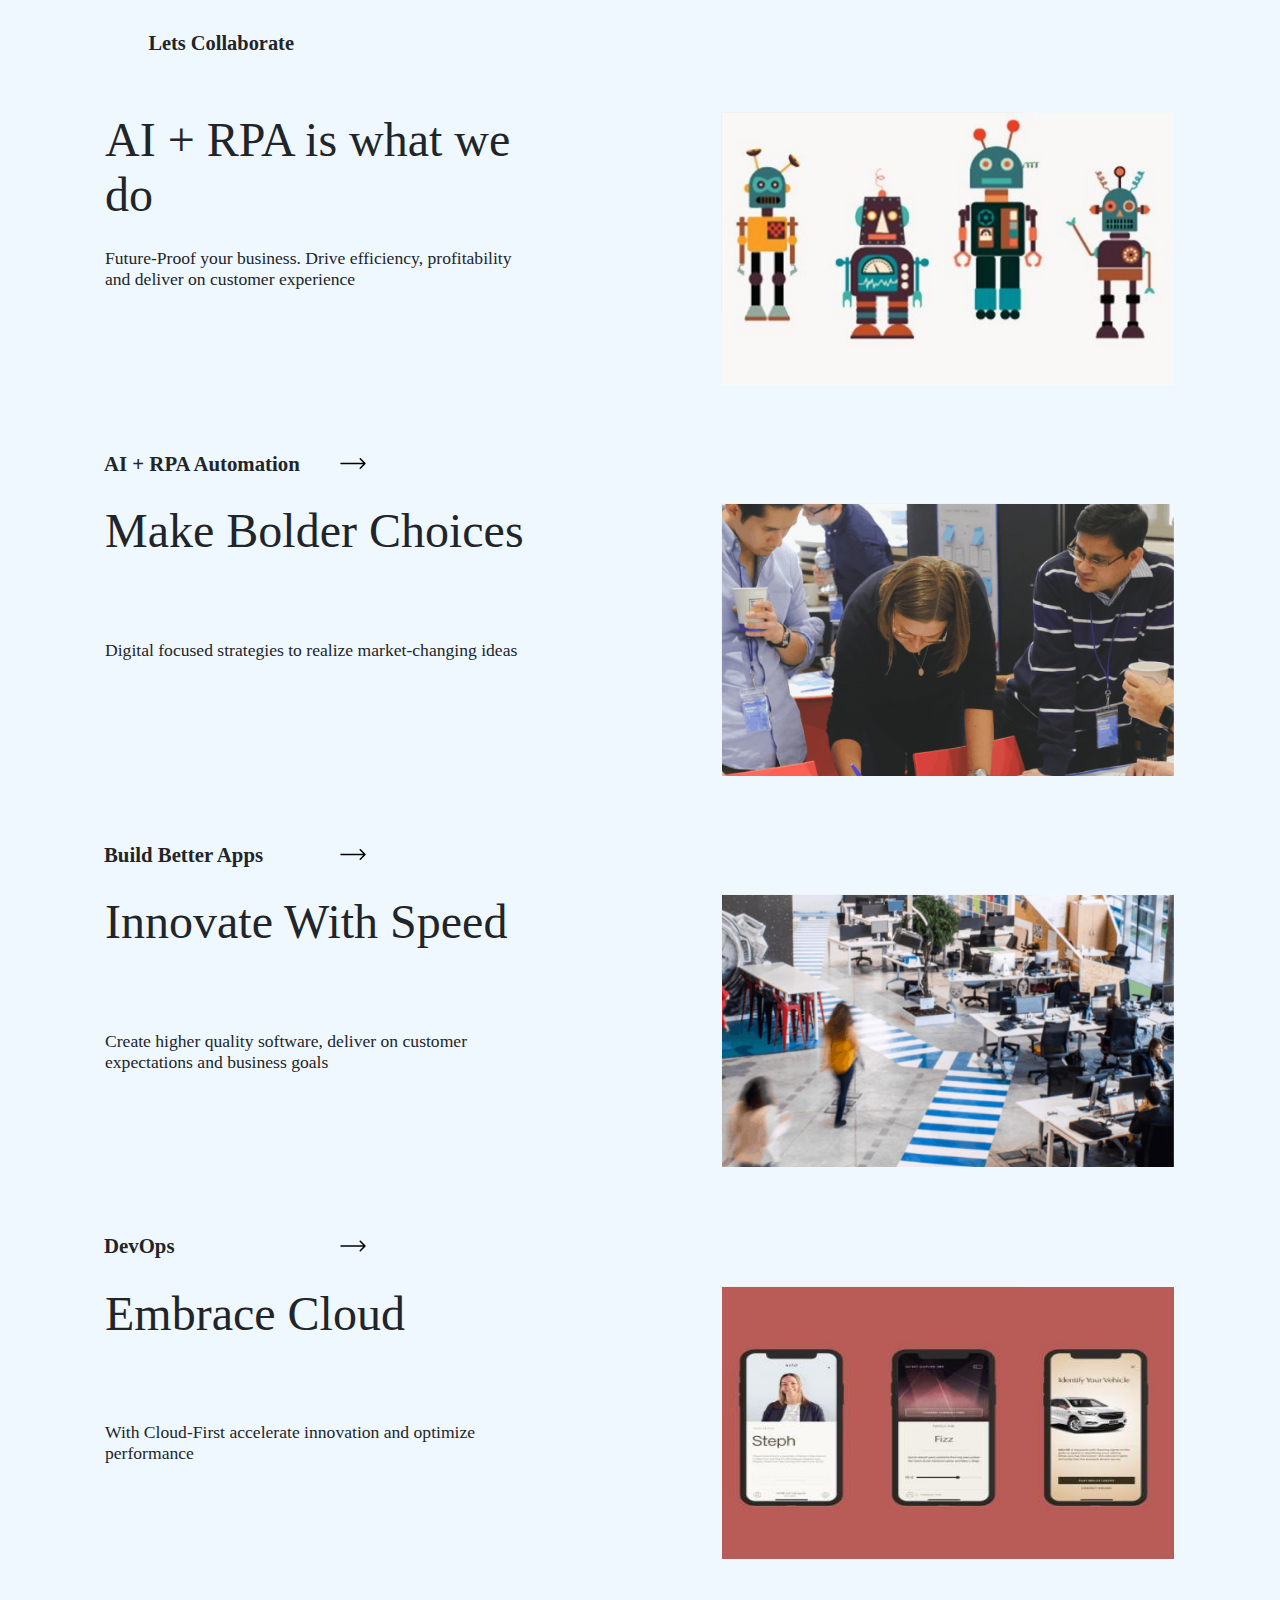
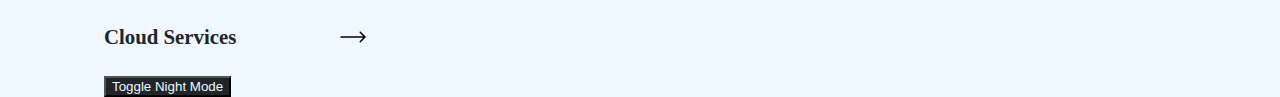
<file: index.html>
<!DOCTYPE html>
<html lang="en">
<head>
    <!-- https://lets-collab-rust.vercel.app/ -->
    <meta charset="utf-8">
    <meta name="viewport" content="width=device-width,initial-scale=1"> 
    <title>React App</title>
    <link rel="stylesheet" href="myStyle.css">
   

</head>
<body class="dark">
    <noscript>You need to enable JavaScript to run this app.</noscript>
    <div id="root"><div class="main">
        <div class="page">
            <div class="collaborate">
                <h4><b>Lets Collaborate</b></h4>
            </div>
            <div class="services">
                <div class="s1">
                    <div class="service-info">
                        
                        <h2>AI + RPA is what we do</h2>
                       
                        
                        <div class="service-details">
                            <h3>Future-Proof your business. Drive efficiency, profitability and deliver on customer experience</h3>
                        </div>
                        
                        
                    </div>
                    <div class="img">
                        <div class="outer-image-holder">
                            <div class="image-holder-phone">
                                <img src="img1.jpg" class="service-image-1" alt="service-image">
                            </div>
                        
                            <div class="image-holder-pc">
                                <img src="img1rev.jpg" class="service-image-1" alt="service-image">
                            </div>
                        </div>
                    </div>
                    
                </div>
                <div class="service-link">
                    <p>AI + RPA Automation</p>
                   <img src="arrow.svg" class="pointer" alt="arrow">
               </div>
                <div class="s2">
                    <div class="service-info">
                        <h2>Make Bolder Choices</h2>
                        <div class="service-details">
                            <h3>Digital focused strategies to realize market-changing ideas</h3>
                        </div>
                        
                    </div>
                    <div class="img">
                        <div class="outer-image-holder">
                            <div class="image-holder-phone">
                                <img src="img2.png" class="service-image-1" alt="service-image">
                            </div>
                        
                            <div class="image-holder-pc">
                                <img src="img2rev.png" class="service-image-1" alt="service-image">
                            </div>
                        </div>
                    </div>
                    
                </div>
                <div class="service-link">
                    <p>Build Better Apps</p>
                    <img src="arrow.svg" class="pointer" alt="arrow">
                </div>
                <div class="s3">
                    <div class="service-info">
                        <h2>Innovate With Speed</h2>
                        <div class="service-details">
                            <h3>Create higher quality software, deliver on customer expectations and business goals</h3>
                        </div>
                       
                    </div>
                    <div class="img">
                        <div class="outer-image-holder">
                            <div class="image-holder-phone">
                                <img src="img3.jpg" class="service-image-1" alt="service-image">
                            </div>
                        
                            <div class="image-holder-pc">
                                <img src="img3rev.jpg" class="service-image-1" alt="service-image">
                            </div>
                        </div>
                    </div>
                   
                </div>
                <div class="service-link">
                    <p>DevOps</p>
                    <img src="arrow.svg" class="pointer" alt="arrow">
                </div>
                <div class="s4">
                    <div class="service-info">
                        <h2>Embrace Cloud</h2>
                        <div class="service-details">
                            <h3>With Cloud-First accelerate innovation and optimize performance</h3>
                        </div>
                       
                    </div>
                    <div class="img">
                        <div class="outer-image-holder">
                            <div class="image-holder-phone">
                                <img src="img4.jpg" class="service-image-1" alt="service-image">
                            </div>
                        
                            <div class="image-holder-pc">
                                <img src="img4rev.jpeg" class="service-image-1" alt="service-image">
                            </div>
                        </div>
                    </div>
                   
                </div>
                <div class="service-link">
                    <p>Cloud Services</p>
                    <img src="arrow.svg" class="pointer" alt="arrow">
                </div>
                <button class="dark-mode" onclick="changeMode()"> Toggle Night Mode </button>
            </div>
        </div>
    </div>
</div>
<script defer="defer" src="myIdea.js"></script>
</body>
<div id="smartyContainer" style="position: absolute; top: 0px; right: 0px; line-height: initial; z-index: 2147483647; width: auto; font-size: initial;"></div>

</html>
</file>
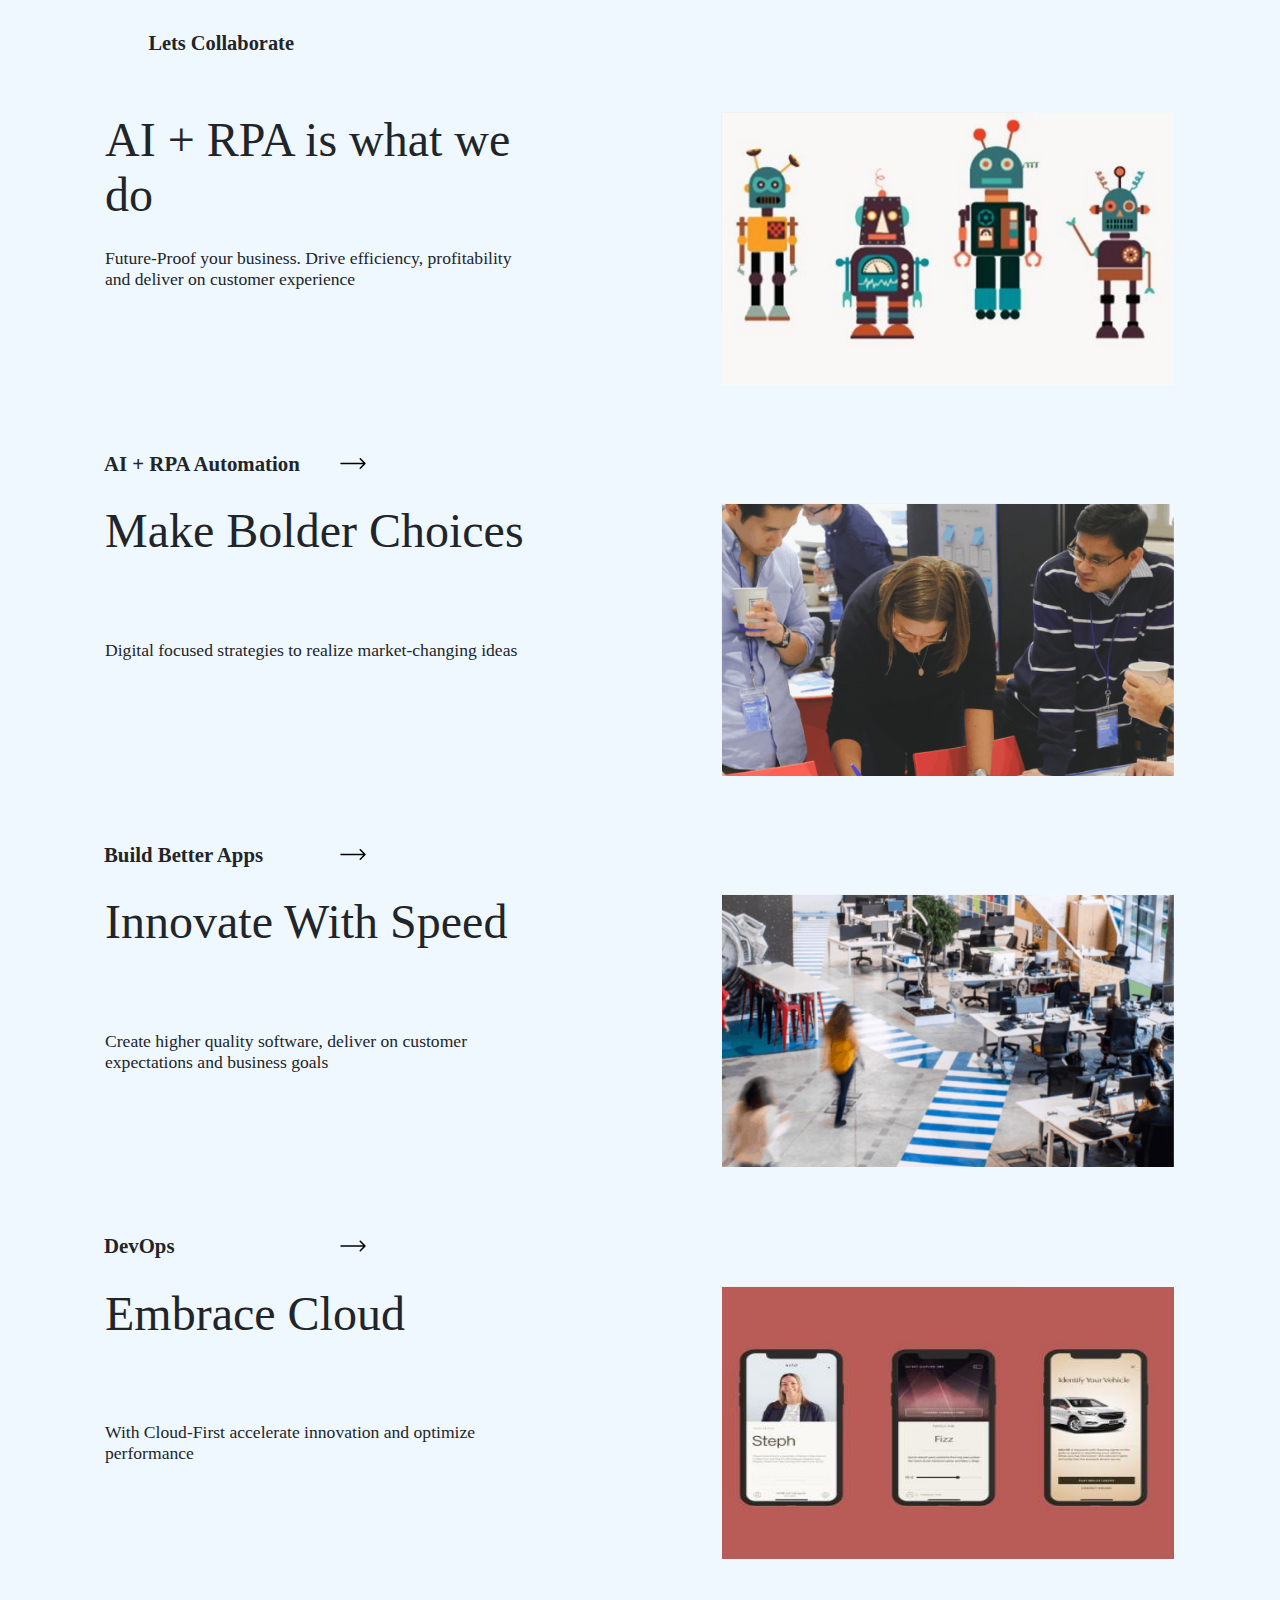
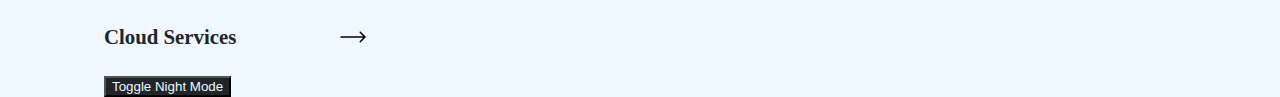
<file: myCod.html>
<!DOCTYPE html>
<html lang="en">
<head>
    <!-- https://lets-collab-rust.vercel.app/ -->
    <meta charset="utf-8">
    <meta name="viewport" content="width=device-width,initial-scale=1"> 
    <title>React App</title>
    <link rel="stylesheet" href="myStyle.css">
   

</head>
<body class="dark">
    <noscript>You need to enable JavaScript to run this app.</noscript>
    <div id="root"><div class="main">
        <div class="page">
            <div class="collaborate">
                <h4><b>Lets Collaborate</b></h4>
            </div>
            <div class="services">
                <div class="s1">
                    <div class="service-info">
                        
                        <h2>AI + RPA is what we do</h2>
                       
                        
                        <div class="service-details">
                            <h3>Future-Proof your business. Drive efficiency, profitability and deliver on customer experience</h3>
                        </div>
                        
                        
                    </div>
                    <div class="img">
                        <div class="outer-image-holder">
                            <div class="image-holder-phone">
                                <img src="img1.jpg" class="service-image-1" alt="service-image">
                            </div>
                        
                            <div class="image-holder-pc">
                                <img src="img1rev.jpg" class="service-image-1" alt="service-image">
                            </div>
                        </div>
                    </div>
                    
                </div>
                <div class="service-link">
                    <p>AI + RPA Automation</p>
                   <img src="arrow.svg" class="pointer" alt="arrow">
               </div>
                <div class="s2">
                    <div class="service-info">
                        <h2>Make Bolder Choices</h2>
                        <div class="service-details">
                            <h3>Digital focused strategies to realize market-changing ideas</h3>
                        </div>
                        
                    </div>
                    <div class="img">
                        <div class="outer-image-holder">
                            <div class="image-holder-phone">
                                <img src="img2.png" class="service-image-1" alt="service-image">
                            </div>
                        
                            <div class="image-holder-pc">
                                <img src="img2rev.png" class="service-image-1" alt="service-image">
                            </div>
                        </div>
                    </div>
                    
                </div>
                <div class="service-link">
                    <p>Build Better Apps</p>
                    <img src="arrow.svg" class="pointer" alt="arrow">
                </div>
                <div class="s3">
                    <div class="service-info">
                        <h2>Innovate With Speed</h2>
                        <div class="service-details">
                            <h3>Create higher quality software, deliver on customer expectations and business goals</h3>
                        </div>
                       
                    </div>
                    <div class="img">
                        <div class="outer-image-holder">
                            <div class="image-holder-phone">
                                <img src="img3.jpg" class="service-image-1" alt="service-image">
                            </div>
                        
                            <div class="image-holder-pc">
                                <img src="img3rev.jpg" class="service-image-1" alt="service-image">
                            </div>
                        </div>
                    </div>
                   
                </div>
                <div class="service-link">
                    <p>DevOps</p>
                    <img src="arrow.svg" class="pointer" alt="arrow">
                </div>
                <div class="s4">
                    <div class="service-info">
                        <h2>Embrace Cloud</h2>
                        <div class="service-details">
                            <h3>With Cloud-First accelerate innovation and optimize performance</h3>
                        </div>
                       
                    </div>
                    <div class="img">
                        <div class="outer-image-holder">
                            <div class="image-holder-phone">
                                <img src="img4.jpg" class="service-image-1" alt="service-image">
                            </div>
                        
                            <div class="image-holder-pc">
                                <img src="img4rev.jpeg" class="service-image-1" alt="service-image">
                            </div>
                        </div>
                    </div>
                   
                </div>
                <div class="service-link">
                    <p>Cloud Services</p>
                    <img src="arrow.svg" class="pointer" alt="arrow">
                </div>
                <button class="dark-mode" onclick="changeMode()"> Toggle Night Mode </button>
            </div>
        </div>
    </div>
</div>
<script defer="defer" src="myIdea.js"></script>
</body>
<div id="smartyContainer" style="position: absolute; top: 0px; right: 0px; line-height: initial; z-index: 2147483647; width: auto; font-size: initial;"></div>

</html>
</file>
<file: myStyle.css>
.main{
    width: 1248px;
    height: 1546.88px;
    margin: 0px -234.667px 0px 0px;
}
.page{
    width: 1060.79;
    height: 1546.88;
    margin: 0px 0px 0px 96px;
    padding: 0px 0px 64px;
}
.collaborate{
    width: 1060.79px;
    height: 32px;
    cursor: pointer;
    font: 24px "Roboto Slab",serif;
    margin: 31.92px 0px 48px;
    padding: 0px 0px 0px 24px;

}
.collaborate :hover{
    color: grey;
}
h4{
    width: 901.67px;
    height: 27px;
    color: #212529;
    font: 20.4px "Roboto Slab",serif;
    margin: 27.132px 0px 40.8px;
    padding: 0px 0px 0px 20.4px;
}
.service-info{
    width: 520.31px;
    height: 320.96px;
    padding: 0px 96px 0px 0px;
    display: inline-block;
}
h2{
     width: 424.31px;
    height: 121.56px;
    color: #212529;
    font: 48px "Roboto Slab", serif;
    padding: 0px 0px 0px 0px; 
    cursor: pointer;
    display: block;
    margin: 0px 0px 0px 0px;  
}


h3{
    width: 424.31px;
    height: 95.98px;
    color: #212529;
    font: 17.6px "Roboto Slab",serif;
    margin: 15px 0px;
    padding: 0px 0px 0px;
   
}
 .service-link{
    width: 424.31px;
    height: 68.25px;
    display: flex;
    padding: 0px;
} 
p{
    cursor: pointer;
    width: 205.9px;
    height: 26.67px;
    color: #212529;
    font: 20.8px "Roboto Slab",serif;
    margin: 17.68px 29.92px 0px 0px;
    font-weight: bold;
    padding: 0px 0px 0px 0px;

}
p:hover{
    color: grey;
}
.services{
    width: 1060.79px;
    height: 1402.88px;
}
.service-image-1{
    width: 451.4px;
    height: 272px;
}
.service-image{
    width: 450.56px;
    height: 272px;
}
.service-image-ns{
    width: 451.4px;
    height: 272px;
}

.root{
    width: 1464px;
    height: 1546.88px;
   
}
html{
    width:1464px;
    height: 1578.79px;
    
}
.img{
    background-color: transparent;
    width: 300px;
    height: 200px;
    border: 1px solid #f1f1f1;
    perspective: 1000px; /* Remove this if you don't want the 3D effect */
   
  }
  .outer-image-holder{
    position: relative;
  width: 100%;
  height: 100%;
  text-align: center;
  transition: transform 0.8s;
  transform-style: preserve-3d;
  }
  .img:hover .outer-image-holder{
    transform: rotateY(180deg);
  }
  .image-holder-phone, .image-holder-pc {
    position: absolute;
    width: 100%;
    height: 100%;
    -webkit-backface-visibility: hidden; 
    backface-visibility: hidden;
  }
  
  
  .image-holder-pc {
    background-color: dodgerblue;
    color: white;
    transform: rotateY(180deg);
  } 
body{
    background-color: #f0f8ff;
    color: black;
    
}
.dark-mode{
    background-color: #212529;
    color: #f0f8ff;
    
  }
.s1, .s2, .s3, .s4{
    display: flex;
    margin: 1px;
}
button{
    appearance: auto;
  
    letter-spacing: normal;
    word-spacing: normal;
    line-height: normal;
    text-transform: none;
    text-indent: 0px;
    text-shadow: none;
    display: inline-block;
    text-align: center;
    align-items: flex-start;
  
    box-sizing: border-box;
   
    margin: 0em;
    padding-block: 1px;
    padding-inline: 6px;
   
}
.pointer{
    width:26px;
    height: 59.34px;
    padding: 0px 0px 0px;
    cursor: pointer;
    margin-left: 0px ;
}
</file>
